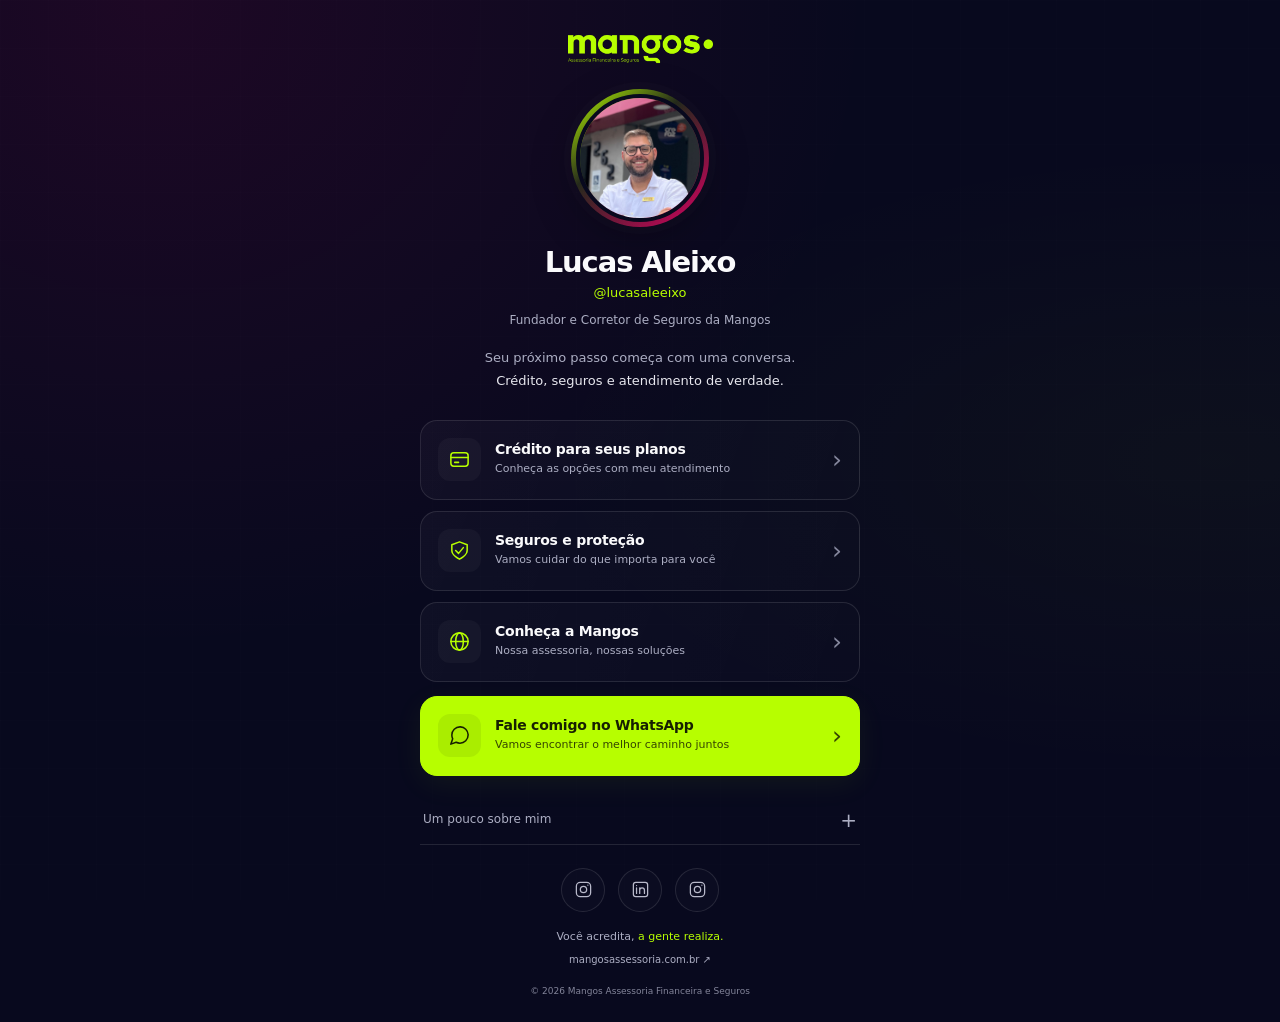
<file: index.html>
<!doctype html>
<html lang="pt-BR">
<head>
<meta charset="utf-8">
<meta name="viewport" content="width=device-width, initial-scale=1">
<title>Lucas Aleixo | Mangos Assessoria</title>
<meta name="description" content="Crédito, seguros e atendimento próximo. Fale com Lucas Aleixo, fundador e corretor de seguros da Mangos.">
<meta name="theme-color" content="#08091e">
<link rel="canonical" href="https://lucas.mangosassessoria.com.br/">
<meta property="og:title" content="Lucas Aleixo | Mangos Assessoria">
<meta property="og:description" content="Crédito, seguros e soluções financeiras com atendimento humano. Você acredita, a gente realiza.">
<meta property="og:type" content="website">
<meta property="og:url" content="https://lucas.mangosassessoria.com.br/">
<meta property="og:image" content="https://lucas.mangosassessoria.com.br/assets/lucas-perfil.jpg">
<link rel="stylesheet" href="styles.css?v=2">
</head>
<body>
<a class="skip" href="#links">Ir para os links</a>
<main class="page">
<header class="profile">
<a class="brand" href="https://mangosassessoria.com.br/" aria-label="Site da Mangos"><img src="assets/logo.png" alt="Mangos Assessoria Financeira e Seguros" width="176" height="57"></a>
<div class="portrait"><div class="portrait-crop"><img src="assets/lucas-perfil.jpg" alt="Lucas Aleixo" width="132" height="132" fetchpriority="high"></div></div>
<h1>Lucas Aleixo</h1>
<a class="handle" href="https://www.instagram.com/lucasaleeixo/" target="_blank" rel="noopener noreferrer">@lucasaleeixo</a>
<p class="role">Fundador e Corretor de Seguros da Mangos</p>
<p class="intro">Seu próximo passo começa com uma conversa.<br><strong>Crédito, seguros e atendimento de verdade.</strong></p>
</header>
<nav id="links" class="links" aria-label="Soluções e contato"><a class="card " href="https://wa.me/5516992340195?text=Ol%C3%A1%2C%20Lucas%21%20Vim%20pelo%20seu%20site%20e%20gostaria%20de%20conhecer%20as%20op%C3%A7%C3%B5es%20de%20cr%C3%A9dito." target="_blank" rel="noopener noreferrer"><span class="icon"><svg viewBox="0 0 24 24" fill="none" stroke="currentColor" stroke-width="1.6" stroke-linecap="round" stroke-linejoin="round" aria-hidden="true"><rect x="3" y="5" width="18" height="14" rx="3"/><path d="M3 10h18M7 15h4"/></svg></span><span class="copy"><strong>Crédito para seus planos</strong><span>Conheça as opções com meu atendimento</span></span><span class="arrow" aria-hidden="true">›</span></a>
<a class="card " href="https://wa.me/5516992340195?text=Ol%C3%A1%2C%20Lucas%21%20Vim%20pelo%20seu%20site%20e%20gostaria%20de%20conversar%20sobre%20seguros." target="_blank" rel="noopener noreferrer"><span class="icon"><svg viewBox="0 0 24 24" fill="none" stroke="currentColor" stroke-width="1.6" stroke-linecap="round" stroke-linejoin="round" aria-hidden="true"><path d="m12 3 8 3v6c0 5-8 9-8 9s-8-4-8-9V6l8-3Z"/><path d="m8 12 3 3 5-6"/></svg></span><span class="copy"><strong>Seguros e proteção</strong><span>Vamos cuidar do que importa para você</span></span><span class="arrow" aria-hidden="true">›</span></a>
<a class="card " href="https://mangosassessoria.com.br/" target="_blank" rel="noopener noreferrer"><span class="icon"><svg viewBox="0 0 24 24" fill="none" stroke="currentColor" stroke-width="1.6" stroke-linecap="round" stroke-linejoin="round" aria-hidden="true"><circle cx="12" cy="12" r="9"/><ellipse cx="12" cy="12" rx="4" ry="9"/><path d="M3 12h18"/></svg></span><span class="copy"><strong>Conheça a Mangos</strong><span>Nossa assessoria, nossas soluções</span></span><span class="arrow" aria-hidden="true">›</span></a>

<a class="card featured" href="https://wa.me/5516992340195?text=Ol%C3%A1%2C%20Lucas%21%20Vim%20pelo%20seu%20link%20pessoal%20da%20Mangos%20e%20gostaria%20de%20falar%20com%20voc%C3%AA." target="_blank" rel="noopener noreferrer"><span class="icon"><svg viewBox="0 0 24 24" fill="none" stroke="currentColor" stroke-width="1.6" stroke-linecap="round" stroke-linejoin="round" aria-hidden="true"><path d="M21 11.5a8.5 8.5 0 0 1-8.5 8.5 9 9 0 0 1-4-.9L3 21l1.9-5.5a9 9 0 0 1-.9-4A8.5 8.5 0 0 1 12.5 3H13a8.5 8.5 0 0 1 8 8v.5Z"/></svg></span><span class="copy"><strong>Fale comigo no WhatsApp</strong><span>Vamos encontrar o melhor caminho juntos</span></span><span class="arrow" aria-hidden="true">›</span></a></nav>
<details class="about"><summary>Um pouco sobre mim <span aria-hidden="true">+</span></summary><p>Sou Lucas Aleixo, fundador da Mangos Assessoria Financeira e Seguros. Minha trajetória nasceu da vontade de aproximar pessoas de crédito, proteção e orientação de forma simples, humana e transparente.</p><p>Acredito em um atendimento com clareza, responsabilidade e proximidade. Cada conversa começa pelo que é importante para você.</p></details>
<nav class="social" aria-label="Redes sociais"><a href="https://www.instagram.com/lucasaleeixo/" target="_blank" rel="noopener noreferrer" aria-label="Instagram de Lucas" title="Instagram de Lucas"><svg viewBox="0 0 24 24" fill="none" stroke="currentColor" stroke-width="1.6" stroke-linecap="round" stroke-linejoin="round" aria-hidden="true"><rect x="3" y="3" width="18" height="18" rx="5"/><circle cx="12" cy="12" r="4"/><path d="M17.5 6.5h.01"/></svg></a><a href="https://www.linkedin.com/in/lucas-aleixo-357019178/" target="_blank" rel="noopener noreferrer" aria-label="LinkedIn de Lucas" title="LinkedIn de Lucas"><svg viewBox="0 0 24 24" fill="none" stroke="currentColor" stroke-width="1.6" stroke-linecap="round" stroke-linejoin="round" aria-hidden="true"><rect x="3" y="3" width="18" height="18" rx="3"/><path d="M7 10v7M7 7h.01M11 17v-7m0 3a3 3 0 0 1 6 0v4"/></svg></a><a href="https://www.instagram.com/mangosoficial/" target="_blank" rel="noopener noreferrer" aria-label="Instagram da Mangos" title="Instagram da Mangos"><svg viewBox="0 0 24 24" fill="none" stroke="currentColor" stroke-width="1.6" stroke-linecap="round" stroke-linejoin="round" aria-hidden="true"><rect x="3" y="3" width="18" height="18" rx="5"/><circle cx="12" cy="12" r="4"/><path d="M17.5 6.5h.01"/></svg></a></nav>
<footer><p>Você acredita, <strong>a gente realiza.</strong></p><a href="https://mangosassessoria.com.br/">mangosassessoria.com.br ↗</a><small>© 2026 Mangos Assessoria Financeira e Seguros</small></footer>
</main>
</body>
</html>
</file>
<file: styles.css>
/* Identidade compartilhada: altere as variáveis para adaptar a marca. */
:root{color-scheme:dark;--bg:#08091e;--green:#b7fe00;--pink:#db0063;--text:#fafafc;--muted:#acaec3;--border:rgba(255,255,255,.11)}
*{box-sizing:border-box}body{margin:0;min-height:100vh;color:var(--text);font-family:Inter,ui-sans-serif,system-ui,-apple-system,BlinkMacSystemFont,"Segoe UI",sans-serif;background:radial-gradient(ellipse at 12% 0%,#db00631a,transparent 45%),radial-gradient(ellipse at 95% 45%,#b7fe0008,transparent 40%),var(--bg)}
body:before{content:"";position:fixed;inset:0;pointer-events:none;z-index:-1;background-image:linear-gradient(#ffffff02 1px,transparent 1px),linear-gradient(90deg,#ffffff02 1px,transparent 1px);background-size:48px 48px}a{color:inherit;text-decoration:none}a,summary{-webkit-tap-highlight-color:transparent}a:focus-visible,summary:focus-visible{outline:3px solid var(--green);outline-offset:5px}.page{width:min(100% - 40px,440px);margin:auto;padding:32px 0 26px}.profile{text-align:center}.brand{display:inline-flex;margin-bottom:24px}.brand img{width:145px;height:auto;display:block}.portrait{padding:5px;width:138px;height:138px;margin:auto;border-radius:50%;background:linear-gradient(140deg,var(--green),#b7fe0022 40%,var(--pink));box-shadow:0 0 0 7px #ffffff03,0 12px 40px #0004}.portrait img{border:4px solid var(--bg);width:100%;height:100%;object-fit:cover;object-position:50% 57%;border-radius:50%;display:block;transform:scale(1)}h1{font-size:29px;letter-spacing:-1.1px;margin:18px 0 2px;font-weight:750}.handle{color:var(--green);font-size:13px;display:inline-block;padding:4px 8px}.role{font-size:12px;color:var(--muted);margin:9px 0 0}.intro{color:var(--muted);font-size:13px;line-height:1.8;margin:19px 0 27px}.intro strong{color:#e7e7ee;font-weight:500}.links{display:grid;gap:11px}.card{display:flex;gap:14px;align-items:center;min-height:80px;padding:15px 17px;border:1px solid var(--border);border-radius:17px;background:linear-gradient(110deg,#ffffff08,#ffffff03);transition:transform .18s,border-color .18s,background .18s}.icon{display:grid;place-items:center;flex-shrink:0;width:43px;height:43px;border-radius:12px;background:#ffffff08;color:var(--green)}svg{width:23px;height:23px;display:block}.copy{flex:1;min-width:0}.copy strong{display:block;font-size:14px;font-weight:650;letter-spacing:-.25px}.copy>span{display:block;font-size:11px;color:var(--muted);line-height:1.5;margin-top:4px}.arrow{font-size:25px;color:#85879d;font-weight:300}.featured{margin-top:3px;background:var(--green);color:#172000;border-color:var(--green);box-shadow:0 8px 30px #b7fe0010}.featured .icon{background:#14200013;color:#172000}.featured .copy>span{color:#354500}.featured .arrow{color:#354500}.about{border-bottom:1px solid var(--border);margin-top:20px;color:var(--muted);font-size:12px;line-height:1.8}.about summary{display:flex;align-items:center;justify-content:space-between;list-style:none;cursor:pointer;min-height:48px;padding:0 3px}.about summary::-webkit-details-marker{display:none}.about summary span{font-size:20px}.about[open] summary span{transform:rotate(45deg)}.about p{margin:0 3px 14px}.social{display:flex;justify-content:center;gap:13px;margin:23px 0 18px}.social a{display:grid;place-items:center;width:44px;height:44px;border:1px solid var(--border);border-radius:50%;color:#b8b9ca;background:#ffffff04}.social svg{width:19px;height:19px}footer{text-align:center;font-size:11px;color:var(--muted)}footer p{margin:0 0 10px}footer strong{color:var(--green);font-weight:500}footer>a{font-size:10px}footer small{display:block;font-size:9px;opacity:.75;margin-top:20px}.skip{position:absolute;left:16px;top:-80px;padding:12px;background:var(--green);color:#172000;border-radius:8px}.skip:focus{top:12px}@media(hover:hover){.card:hover{transform:translateY(-2px);border-color:#b7fe0055;background-color:#ffffff06}.featured:hover{background:#c6ff38}.social a:hover{color:var(--green);border-color:var(--green)}}@media(max-width:360px){.page{width:calc(100% - 28px)}.card{padding:13px 12px;gap:11px}.copy strong{font-size:13px}.copy>span{font-size:10px}.intro{font-size:12px}}@media(prefers-reduced-motion:reduce){*{transition:none!important}}

.portrait-crop{width:100%;height:100%;border:4px solid var(--bg);border-radius:50%;overflow:hidden}.portrait .portrait-crop img{border:0;border-radius:0;transform:scale(2.2);transform-origin:50% 55%;object-position:50% 57%}

/* Enquadramento da nova foto: rosto centralizado, com ombros visíveis. */
.portrait .portrait-crop img{transform:scale(2.7);transform-origin:47.5% 41%;object-position:50% 50%}

/* Renderiza a foto no tamanho final, sem ampliar uma camada pequena. */
.portrait-crop{position:relative}.portrait .portrait-crop img{position:absolute;width:270%;height:270%;max-width:none;left:-80.75%;top:-69.7%;transform:none;object-fit:cover;object-position:50% 50%}
</file>
